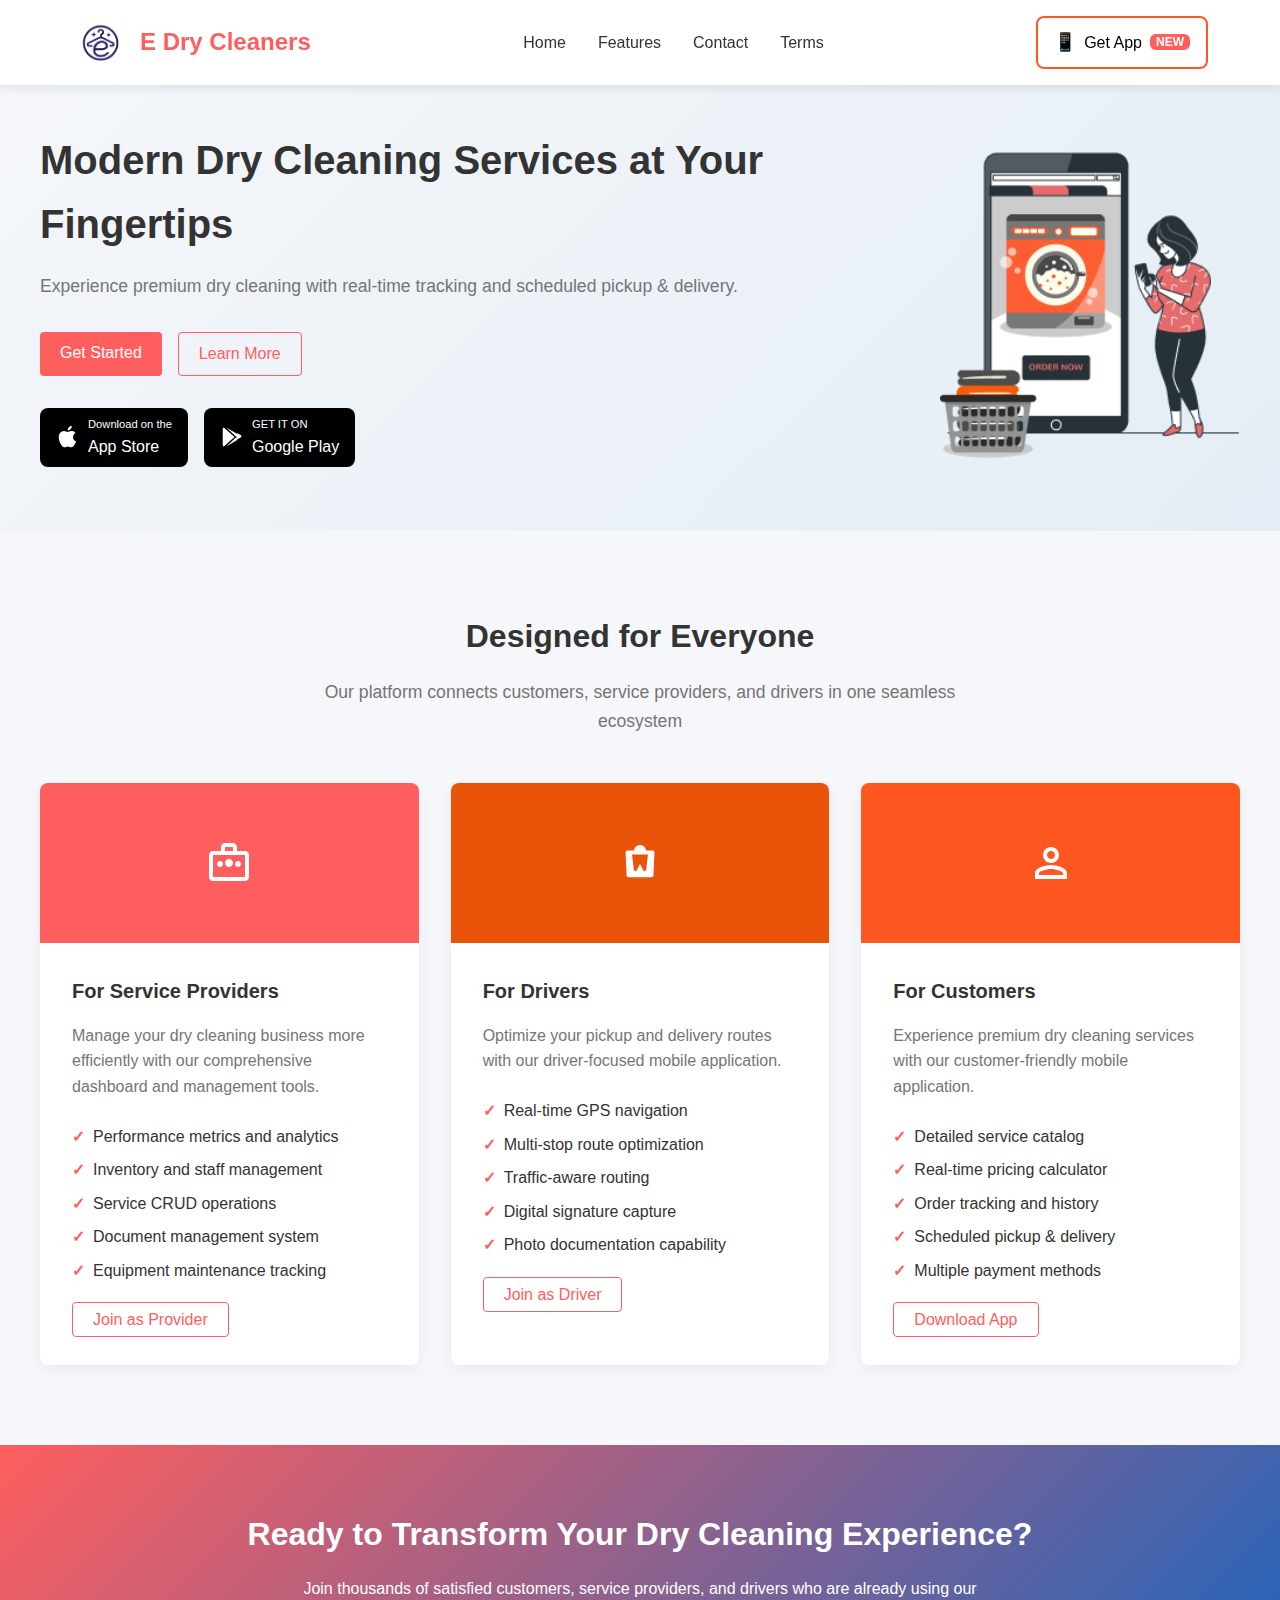
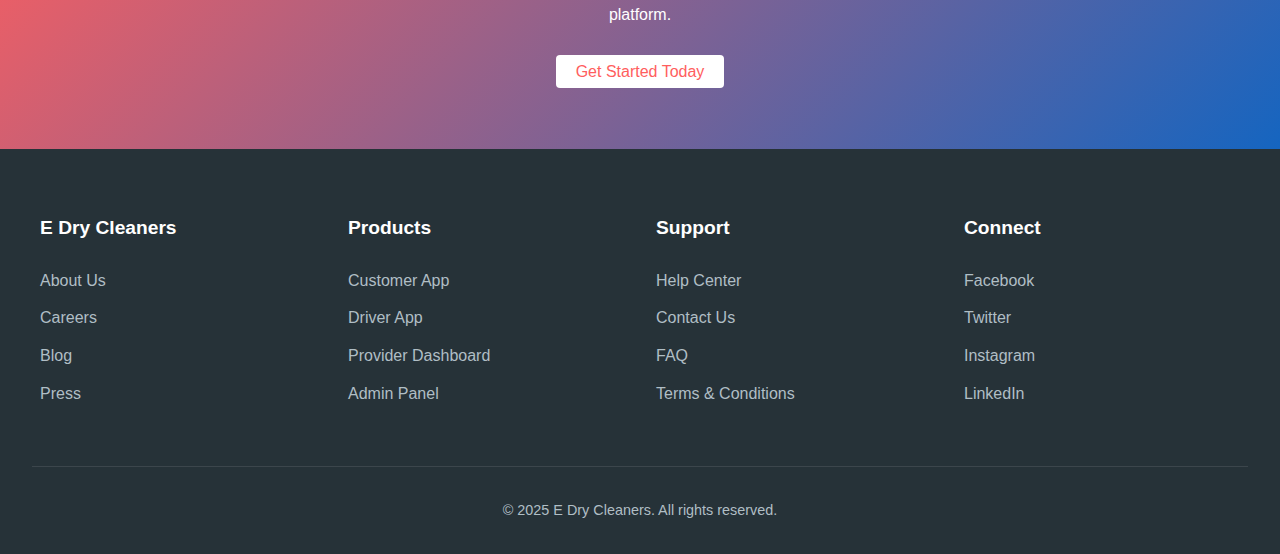
<file: index.html>
<!DOCTYPE html>
<html lang="en">

<head>
    <meta charset="UTF-8">
    <meta name="viewport" content="width=device-width, initial-scale=1.0">
    <link rel="shortcut icon" href="assets/images/logo.png" type="image/x-icon">
    <link rel="stylesheet" href="css/index.css">

    <title>E Dry Cleaners - Modern Dry Cleaning Services</title>
</head>

<body>
    <!-- Header Section -->
    <header id="navbar-container"></header>

    <!-- Hero Section -->
    <section id="home" class="hero">
        <div class="hero-container">
            <div class="hero-content">
                <h1>Modern Dry Cleaning Services at Your Fingertips</h1>
                <p>Experience premium dry cleaning with real-time
                    tracking and scheduled pickup & delivery.</p>
                <div class="nav-buttons">
                    <a href="contact.html" class="btn btn-primary">Get Started</a>
                    <a href="index.html#features" class="btn btn-outline">Learn More</a>
                </div>
                <div class="app-badges">
                    <a href="#app-store" class="app-badge">
                        <svg width="24" height="24" viewBox="0 0 24 24" fill="none" xmlns="http://www.w3.org/2000/svg">
                            <path
                                d="M17.0435 12.1808C17.0198 9.34929 19.4108 8.04309 19.5042 7.98404C18.2767 6.17709 16.3996 5.94019 15.724 5.91204C14.063 5.73409 12.4653 6.90539 11.6249 6.90539C10.7654 6.90539 9.46289 5.93959 8.0652 5.96774C6.26094 5.99589 4.58244 7.00999 3.66534 8.60699C1.77934 11.8628 3.18509 16.6842 5.00399 19.4595C5.91169 20.8232 6.96869 22.3629 8.34259 22.3066C9.6826 22.2457 10.2082 21.4225 11.8305 21.4225C13.4339 21.4225 13.9265 22.3066 15.3333 22.2716C16.782 22.2457 17.695 20.8794 18.5699 19.5063C19.6316 17.9619 20.0544 16.4433 20.0733 16.3869C20.0355 16.3728 17.0719 15.1687 17.0435 12.1808Z"
                                fill="white" />
                            <path
                                d="M14.7267 4.01514C15.4515 3.1075 15.9394 1.88154 15.8083 0.640625C14.7976 0.680225 13.5323 1.34903 12.7781 2.23723C12.1082 3.02043 11.5231 4.2839 11.6731 5.49042C12.8053 5.56812 13.9737 4.90564 14.7267 4.01514Z"
                                fill="white" />
                        </svg>
                        <div>
                            <div style="font-size: 0.7rem;">Download on the</div>
                            <div style="font-size: 1rem; font-weight: 500;">App Store</div>
                        </div>
                    </a>
                    <a href="#play-store" class="app-badge">
                        <svg width="24" height="24" viewBox="0 0 24 24" fill="none" xmlns="http://www.w3.org/2000/svg">
                            <path
                                d="M4.41587 21.6875C4.08133 21.6875 3.75719 21.5934 3.48606 21.4161C3.02079 21.1203 2.73438 20.5948 2.73438 20.0186V3.98164C2.73438 3.4055 3.02073 2.87995 3.48606 2.58414L13.5403 12.0001L3.48606 21.4161C3.21492 21.5934 2.89078 21.6875 2.55624 21.6875H4.41587Z"
                                fill="white" />
                            <path d="M3.98438 2.75781L14.5156 12.0001L3.98438 21.2423V2.75781Z" fill="white" />
                            <path d="M17.2381 15.1161L6.30469 21.4161L16.3589 12.0001L17.2381 15.1161Z" fill="white" />
                            <path
                                d="M21.4163 11.1622C21.4163 11.7384 21.1299 12.264 20.6646 12.5598C20.6646 12.5598 20.6646 12.5598 20.6645 12.5599L17.2381 14.4067L16.3589 11.2907L17.2381 8.17471L20.6645 10.0215C21.1299 10.3173 21.4163 10.8428 21.4163 11.419V11.1622Z"
                                fill="white" />
                            <path d="M6.30469 2.58398L17.2381 8.8839L16.3589 11.9999L6.30469 2.58398Z" fill="white" />
                        </svg>
                        <div>
                            <div style="font-size: 0.7rem;">GET IT ON</div>
                            <div style="font-size: 1rem; font-weight: 500;">Google Play</div>
                        </div>
                    </a>
                </div>
            </div>
            <div class="hero-image">
                <img src="assets/images/basket.png" alt="E Dry Cleaners App Interface">
            </div>
        </div>
    </section>

    <!-- Features Section -->
    <section id="features" class="section section-alt">
        <div class="section-container">
            <div class="section-header">
                <h2 class="section-title">Designed for Everyone</h2>
                <p class="section-subtitle">Our platform connects customers, service providers, and drivers in one
                    seamless ecosystem</p>
            </div>
            <div class="features">
                <div class="feature-card service-provider">
                    <div class="feature-icon">
                        <svg width="48" height="48" viewBox="0 0 24 24" fill="none" xmlns="http://www.w3.org/2000/svg">
                            <path
                                d="M20 6H16V4C16 2.89 15.11 2 14 2H10C8.89 2 8 2.89 8 4V6H4C2.89 6 2 6.89 2 8V19C2 20.11 2.89 21 4 21H20C21.11 21 22 20.11 22 19V8C22 6.89 21.11 6 20 6ZM10 4H14V6H10V4ZM20 19H4V8H20V19Z"
                                fill="white" />
                            <path
                                d="M12 10C13.1046 10 14 10.8954 14 12C14 13.1046 13.1046 14 12 14C10.8954 14 10 13.1046 10 12C10 10.8954 10.8954 10 12 10Z"
                                fill="white" />
                            <path
                                d="M7.5 14C8.32843 14 9 13.3284 9 12.5C9 11.6716 8.32843 11 7.5 11C6.67157 11 6 11.6716 6 12.5C6 13.3284 6.67157 14 7.5 14Z"
                                fill="white" />
                            <path
                                d="M16.5 14C17.3284 14 18 13.3284 18 12.5C18 11.6716 17.3284 11 16.5 11C15.6716 11 15 11.6716 15 12.5C15 13.3284 15.6716 14 16.5 14Z"
                                fill="white" />
                        </svg>
                    </div>
                    <div class="feature-content">
                        <h3 class="feature-title">For Service Providers</h3>
                        <p class="feature-desc">Manage your dry cleaning business more efficiently with our
                            comprehensive dashboard and management tools.</p>
                        <ul class="requirements-list">
                            <li>Performance metrics and analytics</li>
                            <li>Inventory and staff management</li>
                            <li>Service CRUD operations</li>
                            <li>Document management system</li>
                            <li>Equipment maintenance tracking</li>
                        </ul>
                        <a href="#service-provider" class="btn btn-outline">Join as Provider</a>
                    </div>
                </div>
                <div class="feature-card driver">
                    <div class="feature-icon">
                        <svg width="48" height="48" viewBox="0 0 24 24" fill="none" xmlns="http://www.w3.org/2000/svg">
                            <path
                                d="M18.9201 6.01C18.7201 5.81 18.4701 5.71 18.2001 5.71H5.80006C5.53006 5.71 5.28006 5.81 5.08006 6.01C4.88006 6.21 4.78006 6.47 4.80006 6.74L5.30006 18.24C5.34006 18.73 5.74006 19.11 6.23006 19.11H17.7901C18.2801 19.11 18.6801 18.73 18.7101 18.24L19.2101 6.74C19.2301 6.47 19.1301 6.21 18.9201 6.01ZM15.9901 7.71L15.0601 15.41C15.0201 15.79 14.6901 16.08 14.3101 16.08C14.0301 16.08 13.7601 15.92 13.6201 15.66L12.0001 12.46L10.3801 15.66C10.2401 15.92 9.97006 16.08 9.69006 16.08C9.31006 16.08 8.98006 15.79 8.94006 15.41L8.01006 7.71H15.9901Z"
                                fill="white" />
                            <path d="M9 6C9 4.34 10.34 3 12 3C13.66 3 15 4.34 15 6H9Z" fill="white" />
                        </svg>
                    </div>
                    <div class="feature-content">
                        <h3 class="feature-title">For Drivers</h3>
                        <p class="feature-desc">Optimize your pickup and delivery routes with our driver-focused mobile
                            application.</p>
                        <ul class="requirements-list">
                            <li>Real-time GPS navigation</li>
                            <li>Multi-stop route optimization</li>
                            <li>Traffic-aware routing</li>
                            <li>Digital signature capture</li>
                            <li>Photo documentation capability</li>
                        </ul>
                        <a href="#driver" class="btn btn-outline">Join as Driver</a>
                    </div>
                </div>
                <div class="feature-card customer">
                    <div class="feature-icon">
                        <svg width="48" height="48" viewBox="0 0 24 24" fill="none" xmlns="http://www.w3.org/2000/svg">
                            <path
                                d="M12 12C14.21 12 16 10.21 16 8C16 5.79 14.21 4 12 4C9.79 4 8 5.79 8 8C8 10.21 9.79 12 12 12ZM12 6C13.1 6 14 6.9 14 8C14 9.1 13.1 10 12 10C10.9 10 10 9.1 10 8C10 6.9 10.9 6 12 6ZM12 13C9.33 13 4 14.34 4 17V20H20V17C20 14.34 14.67 13 12 13ZM18 18H6V17.01C6.2 16.29 9.3 15 12 15C14.7 15 17.8 16.29 18 17V18Z"
                                fill="white" />
                        </svg>
                    </div>
                    <div class="feature-content">
                        <h3 class="feature-title">For Customers</h3>
                        <p class="feature-desc">Experience premium dry cleaning services with our customer-friendly
                            mobile application.</p>
                        <ul class="requirements-list">
                            <li>Detailed service catalog</li>
                            <li>Real-time pricing calculator</li>
                            <li>Order tracking and history</li>
                            <li>Scheduled pickup & delivery</li>
                            <li>Multiple payment methods</li>
                        </ul>
                        <a href="#customer" class="btn btn-outline">Download App</a>
                    </div>
                </div>
            </div>
        </div>
    </section>

    <!-- CTA Section -->
    <section class="cta-section">
        <div class="section-container">
            <h2 class="cta-title">Ready to Transform Your Dry Cleaning Experience?</h2>
            <p class="cta-subtitle">Join thousands of satisfied customers, service providers, and drivers who are
                already using our platform.</p>
            <a href="#signup" class="btn btn-white">Get Started Today</a>
        </div>
    </section>

    <!-- Footer Section -->
    <footer class="footer">
        <div class="footer-container">
            <div class="footer-column">
                <h3>E Dry Cleaners</h3>
                <ul class="footer-links">
                    <li><a href="#about">About Us</a></li>
                    <li><a href="#careers">Careers</a></li>
                    <li><a href="#blog">Blog</a></li>
                    <li><a href="#press">Press</a></li>
                </ul>
            </div>
            <div class="footer-column">
                <h3>Products</h3>
                <ul class="footer-links">
                    <li><a href="#customer-app">Customer App</a></li>
                    <li><a href="#driver-app">Driver App</a></li>
                    <li><a href="#provider-dashboard">Provider Dashboard</a></li>
                    <li><a href="#admin-panel">Admin Panel</a></li>
                </ul>
            </div>
            <div class="footer-column">
                <h3>Support</h3>
                <ul class="footer-links">
                    <li><a href="#help-center">Help Center</a></li>
                    <li><a href="#contact">Contact Us</a></li>
                    <li><a href="#faq">FAQ</a></li>
                    <li><a href="terms.html">Terms & Conditions</a></li>
                </ul>
            </div>
            <div class="footer-column">
                <h3>Connect</h3>
                <ul class="footer-links">
                    <li><a href="#facebook">Facebook</a></li>
                    <li><a href="#twitter">Twitter</a></li>
                    <li><a href="#instagram">Instagram</a></li>
                    <li><a href="#linkedin">LinkedIn</a></li>
                </ul>
            </div>
        </div>
        <div class="copyright">
            <p>&copy; 2025 E Dry Cleaners. All rights reserved.</p>
        </div>
    </footer>

    <script src="js/script.js" defer></script>
</body>

</html>
</file>
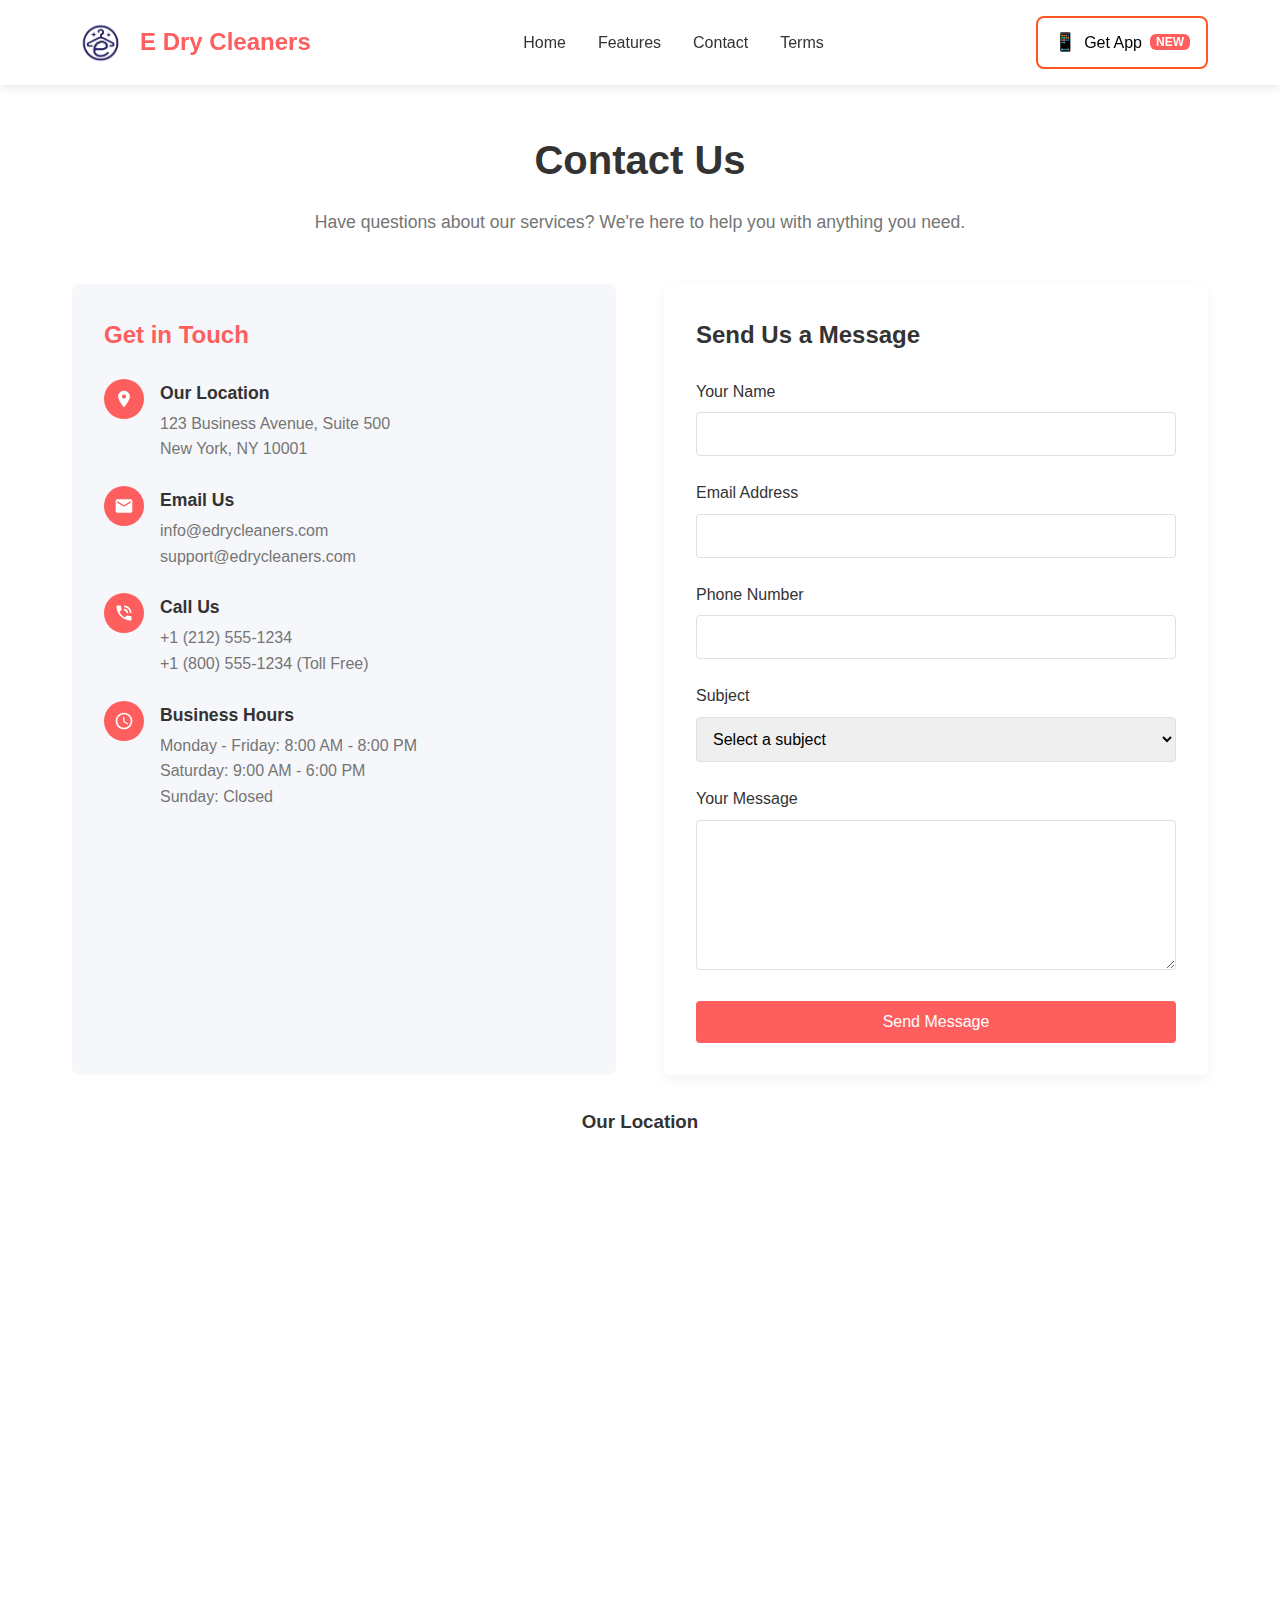
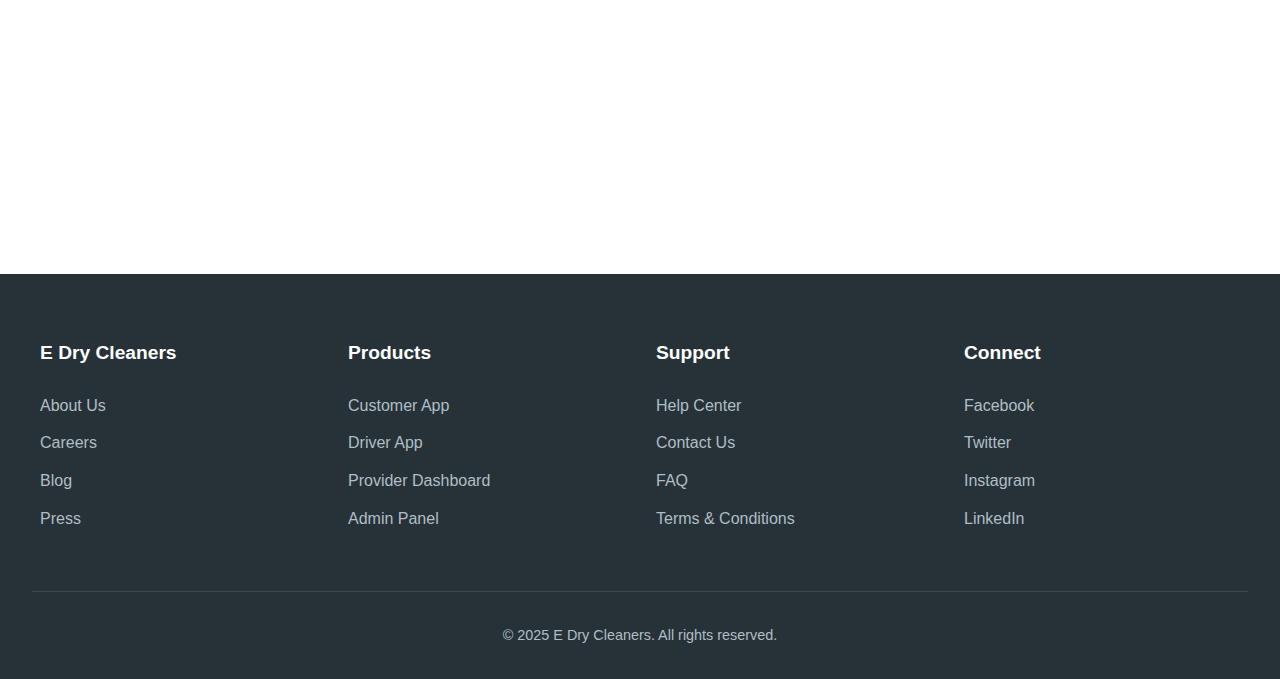
<file: contact.html>
<!DOCTYPE html>
<html lang="en">

<head>
    <meta charset="UTF-8">
    <meta name="viewport" content="width=device-width, initial-scale=1.0">
    <link rel="shortcut icon" href="assets/images/logo.png" type="image/x-icon">
    <link rel="stylesheet" href="css/contact.css">

    <title>E Dry Cleaners - Contact Us</title>
</head>

<body>
    <!-- Header Section -->
    <header id="navbar-container"></header>

    <!-- Contact Page Content -->
    <div class="page-container">
        <div class="page-header">
            <h1 class="page-title">Contact Us</h1>
            <p class="page-subtitle">Have questions about our services? We're here to help you with anything you need.
            </p>
        </div>

        <div class="contact-container">
            <div class="contact-info">
                <h3>Get in Touch</h3>

                <div class="contact-detail">
                    <div class="contact-icon">
                        <svg width="20" height="20" viewBox="0 0 24 24" fill="none" xmlns="http://www.w3.org/2000/svg">
                            <path
                                d="M12 2C8.13 2 5 5.13 5 9C5 14.25 12 22 12 22C12 22 19 14.25 19 9C19 5.13 15.87 2 12 2ZM12 11.5C10.62 11.5 9.5 10.38 9.5 9C9.5 7.62 10.62 6.5 12 6.5C13.38 6.5 14.5 7.62 14.5 9C14.5 10.38 13.38 11.5 12 11.5Z"
                                fill="white" />
                        </svg>
                    </div>
                    <div class="contact-text">
                        <h4>Our Location</h4>
                        <p>123 Business Avenue, Suite 500<br>New York, NY 10001</p>
                    </div>
                </div>

                <div class="contact-detail">
                    <div class="contact-icon">
                        <svg width="20" height="20" viewBox="0 0 24 24" fill="none" xmlns="http://www.w3.org/2000/svg">
                            <path
                                d="M20 4H4C2.9 4 2.01 4.9 2.01 6L2 18C2 19.1 2.9 20 4 20H20C21.1 20 22 19.1 22 18V6C22 4.9 21.1 4 20 4ZM20 8L12 13L4 8V6L12 11L20 6V8Z"
                                fill="white" />
                        </svg>
                    </div>
                    <div class="contact-text">
                        <h4>Email Us</h4>
                        <p><a href="mailto:info@edrycleaners.com">info@edrycleaners.com</a></p>
                        <p><a href="mailto:support@edrycleaners.com">support@edrycleaners.com</a></p>
                    </div>
                </div>

                <div class="contact-detail">
                    <div class="contact-icon">
                        <svg width="20" height="20" viewBox="0 0 24 24" fill="none" xmlns="http://www.w3.org/2000/svg">
                            <path
                                d="M20 15.5C18.8 15.5 17.5 15.3 16.4 14.9C16.1 14.8 15.7 14.9 15.5 15.1L13.2 17.4C10.4 15.9 8 13.6 6.6 10.8L8.9 8.5C9.1 8.3 9.2 7.9 9.1 7.6C8.7 6.5 8.5 5.2 8.5 4C8.5 3.5 8 3 7.5 3H4C3.5 3 3 3.5 3 4C3 13.4 10.6 21 20 21C20.5 21 21 20.5 21 20V16.5C21 16 20.5 15.5 20 15.5ZM19 12H21C21 7 17 3 12 3V5C15.9 5 19 8.1 19 12ZM15 12H17C17 9.2 14.8 7 12 7V9C13.7 9 15 10.3 15 12Z"
                                fill="white" />
                        </svg>
                    </div>
                    <div class="contact-text">
                        <h4>Call Us</h4>
                        <p><a href="tel:+12125551234">+1 (212) 555-1234</a></p>
                        <p><a href="tel:+18005551234">+1 (800) 555-1234</a> (Toll Free)</p>
                    </div>
                </div>

                <div class="contact-detail">
                    <div class="contact-icon">
                        <svg width="20" height="20" viewBox="0 0 24 24" fill="none" xmlns="http://www.w3.org/2000/svg">
                            <path
                                d="M11.99 2C6.47 2 2 6.48 2 12C2 17.52 6.47 22 11.99 22C17.52 22 22 17.52 22 12C22 6.48 17.52 2 11.99 2ZM12 20C7.58 20 4 16.42 4 12C4 7.58 7.58 4 12 4C16.42 4 20 7.58 20 12C20 16.42 16.42 20 12 20ZM12.5 7H11V13L16.25 16.15L17 14.92L12.5 12.25V7Z"
                                fill="white" />
                        </svg>
                    </div>
                    <div class="contact-text">
                        <h4>Business Hours</h4>
                        <p>Monday - Friday: 8:00 AM - 8:00 PM</p>
                        <p>Saturday: 9:00 AM - 6:00 PM</p>
                        <p>Sunday: Closed</p>
                    </div>
                </div>
            </div>

            <div class="contact-form">
                <h3>Send Us a Message</h3>
                <form id="contactForm">
                    <div class="form-group">
                        <label for="name" class="form-label">Your Name</label>
                        <input type="text" id="name" class="form-control" required>
                    </div>

                    <div class="form-group">
                        <label for="email" class="form-label">Email Address</label>
                        <input type="email" id="email" class="form-control" required>
                    </div>

                    <div class="form-group">
                        <label for="phone" class="form-label">Phone Number</label>
                        <input type="tel" id="phone" class="form-control">
                    </div>

                    <div class="form-group">
                        <label for="subject" class="form-label">Subject</label>
                        <select id="subject" class="form-control" required>
                            <option value="">Select a subject</option>
                            <option value="customer-support">Customer Support</option>
                            <option value="service-inquiry">Service Inquiry</option>
                            <option value="driver-application">Driver Application</option>
                            <option value="provider-inquiry">Service Provider Inquiry</option>
                            <option value="feedback">Feedback</option>
                            <option value="other">Other</option>
                        </select>
                    </div>

                    <div class="form-group">
                        <label for="message" class="form-label">Your Message</label>
                        <textarea id="message" class="form-control" required></textarea>
                    </div>

                    <button type="submit" class="form-submit">Send Message</button>
                </form>
            </div>
        </div>

        <div class="map-section">
            <h3 style="margin-bottom: 1rem; text-align: center;">Our Location</h3>
            <iframe
                src="https://www.google.com/maps/embed?pb=!1m18!1m12!1m3!1d3583.6925406415317!2d28.00512947541085!3d-26.07630277715561!2m3!1f0!2f0!3f0!3m2!1i1024!2i768!4f13.1!3m3!1m2!1s0x1e957463dcf03815%3A0x31ad73795c92df98!2sCayman%20Bay!5e0!3m2!1sen!2sza!4v1741052192083!5m2!1sen!2sza"
                allowfullscreen="" loading="lazy"
                referrerpolicy="no-referrer-when-downgrade"></iframe>
        </div>
    </div>

    <!-- Footer Section -->
    <footer class="footer">
        <div class="footer-container">
            <div class="footer-column">
                <h3>E Dry Cleaners</h3>
                <ul class="footer-links">
                    <li><a href="about.html">About Us</a></li>
                    <li><a href="#careers">Careers</a></li>
                    <li><a href="#blog">Blog</a></li>
                    <li><a href="#press">Press</a></li>
                </ul>
            </div>
            <div class="footer-column">
                <h3>Products</h3>
                <ul class="footer-links">
                    <li><a href="#customer-app">Customer App</a></li>
                    <li><a href="#driver-app">Driver App</a></li>
                    <li><a href="#provider-dashboard">Provider Dashboard</a></li>
                    <li><a href="#admin-panel">Admin Panel</a></li>
                </ul>
            </div>
            <div class="footer-column">
                <h3>Support</h3>
                <ul class="footer-links">
                    <li><a href="#help-center">Help Center</a></li>
                    <li><a href="contact.html">Contact Us</a></li>
                    <li><a href="#faq">FAQ</a></li>
                    <li><a href="terms.html">Terms & Conditions</a></li>
                </ul>
            </div>
            <div class="footer-column">
                <h3>Connect</h3>
                <ul class="footer-links">
                    <li><a href="#facebook">Facebook</a></li>
                    <li><a href="#twitter">Twitter</a></li>
                    <li><a href="#instagram">Instagram</a></li>
                    <li><a href="#linkedin">LinkedIn</a></li>
                </ul>
            </div>
        </div>
        <div class="copyright">
            <p>&copy; 2025 E Dry Cleaners. All rights reserved.</p>
        </div>
    </footer>

    <script src="js/script.js" defer></script>
</body>

</html>
</file>
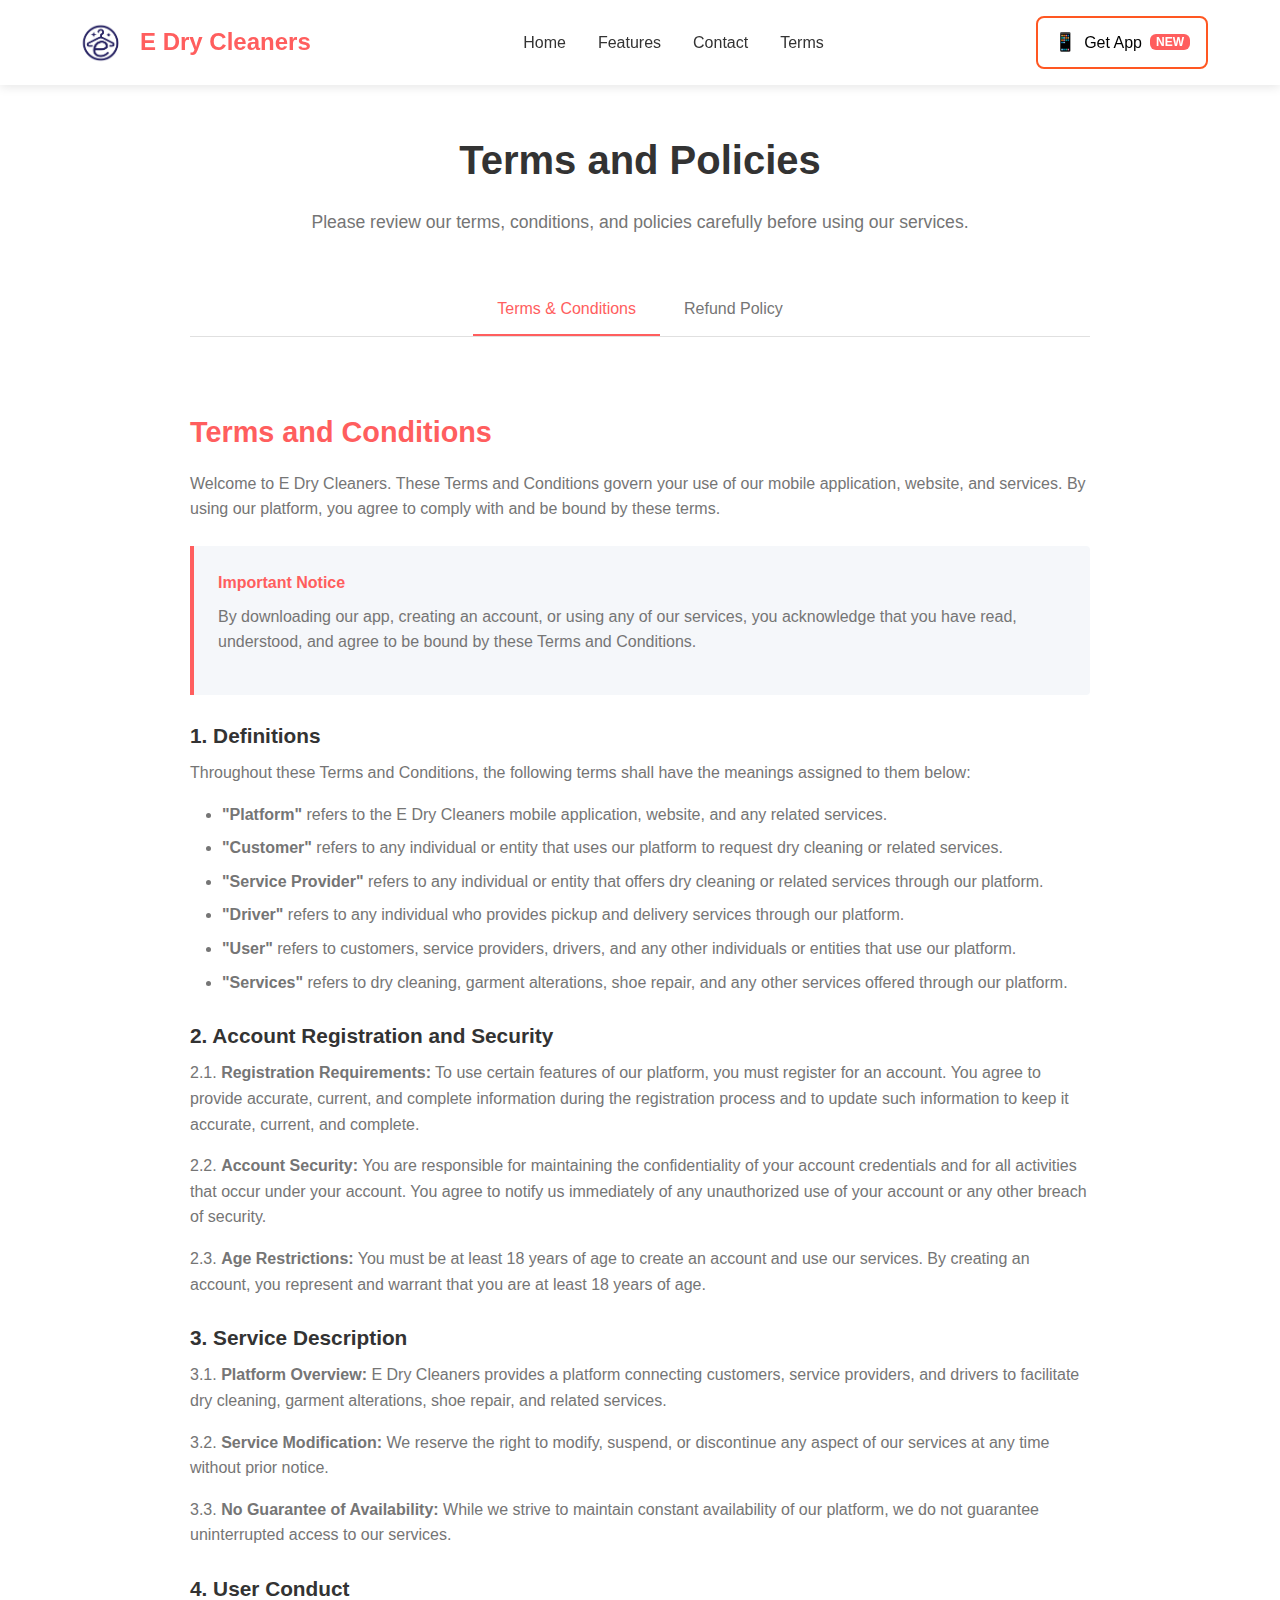
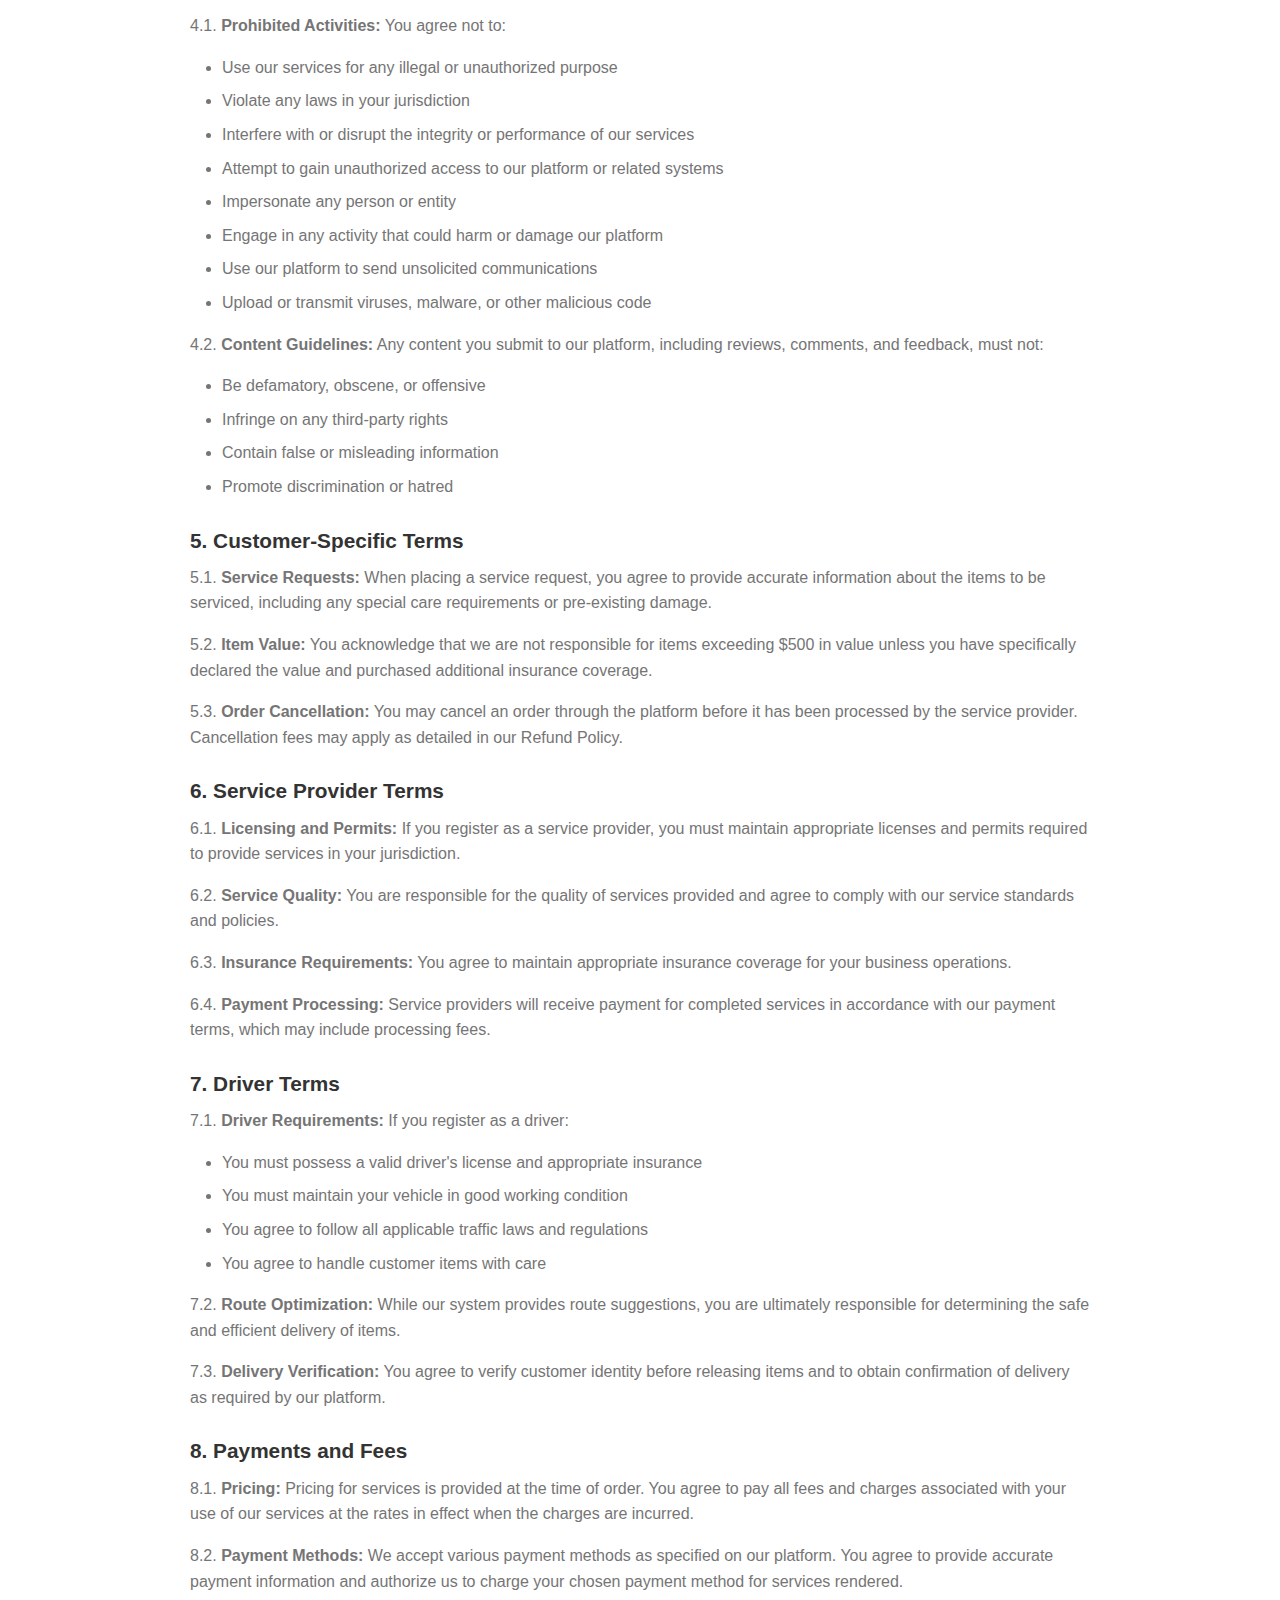
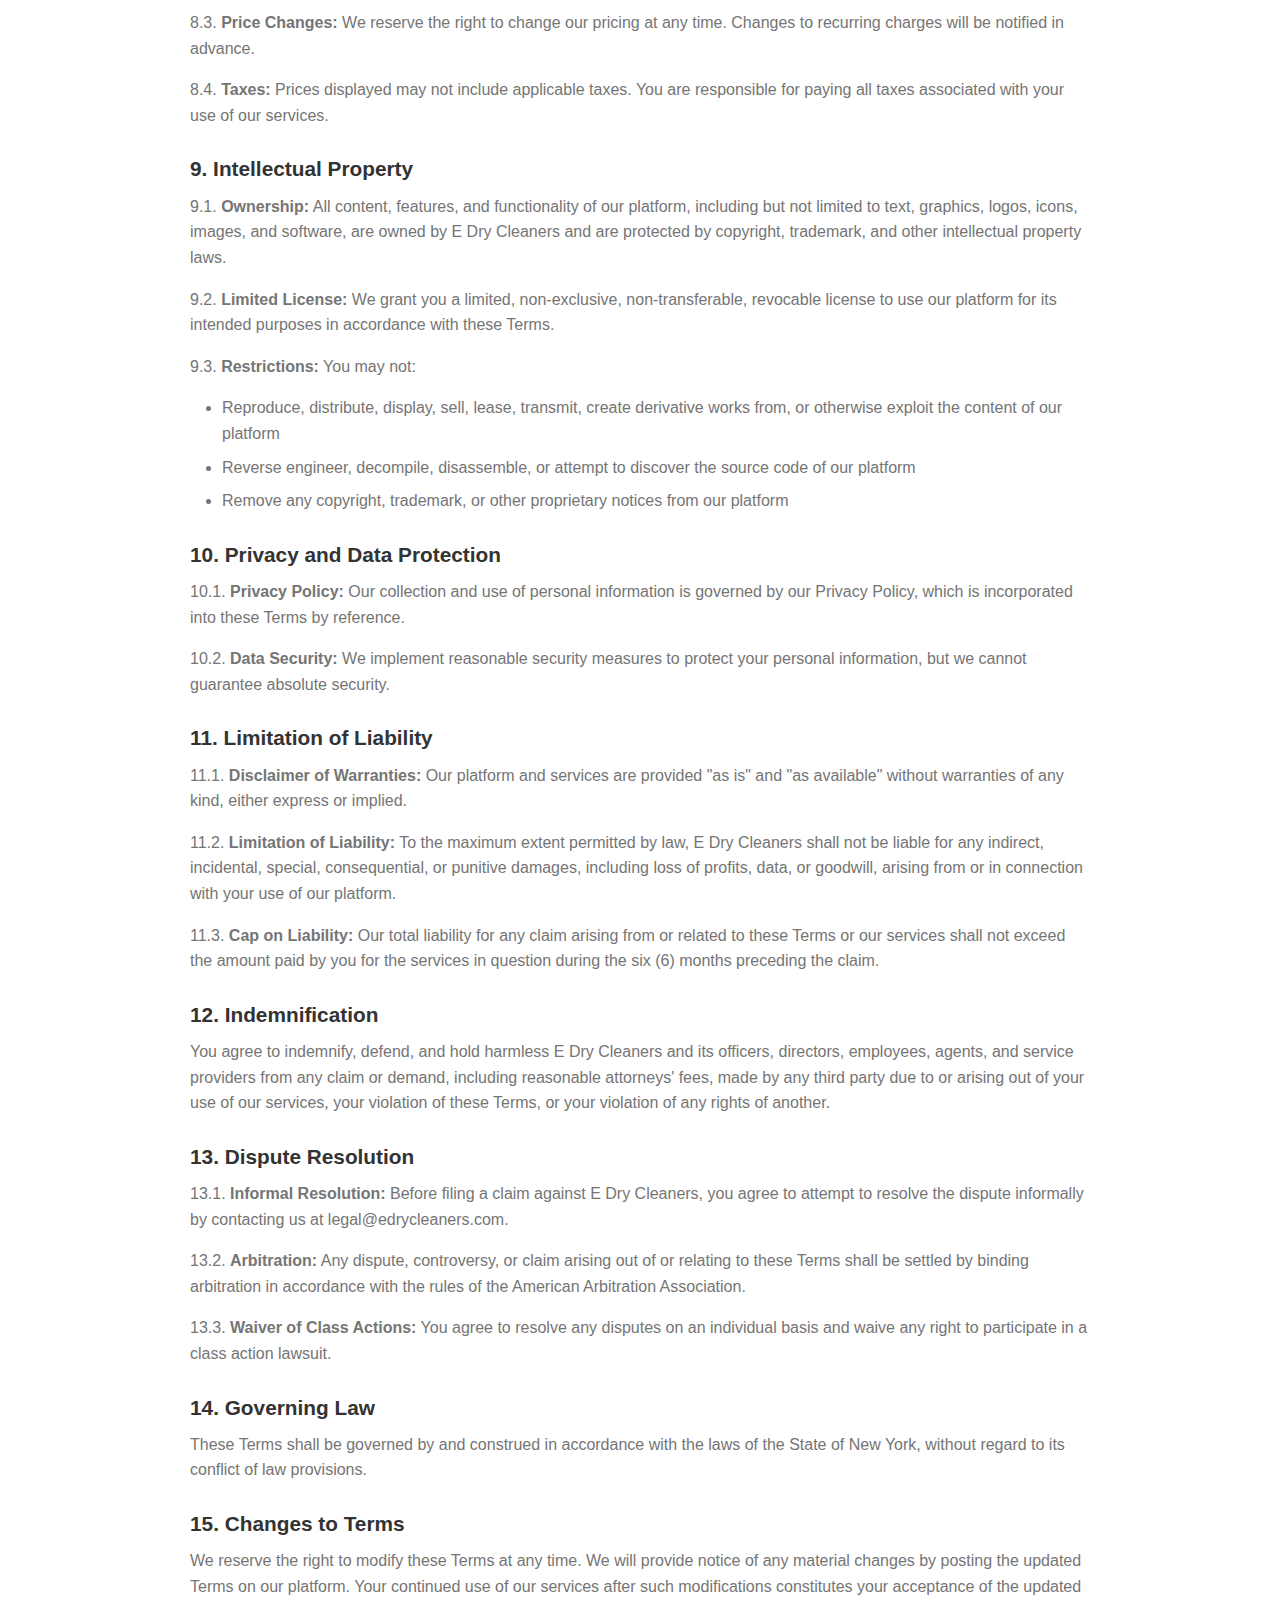
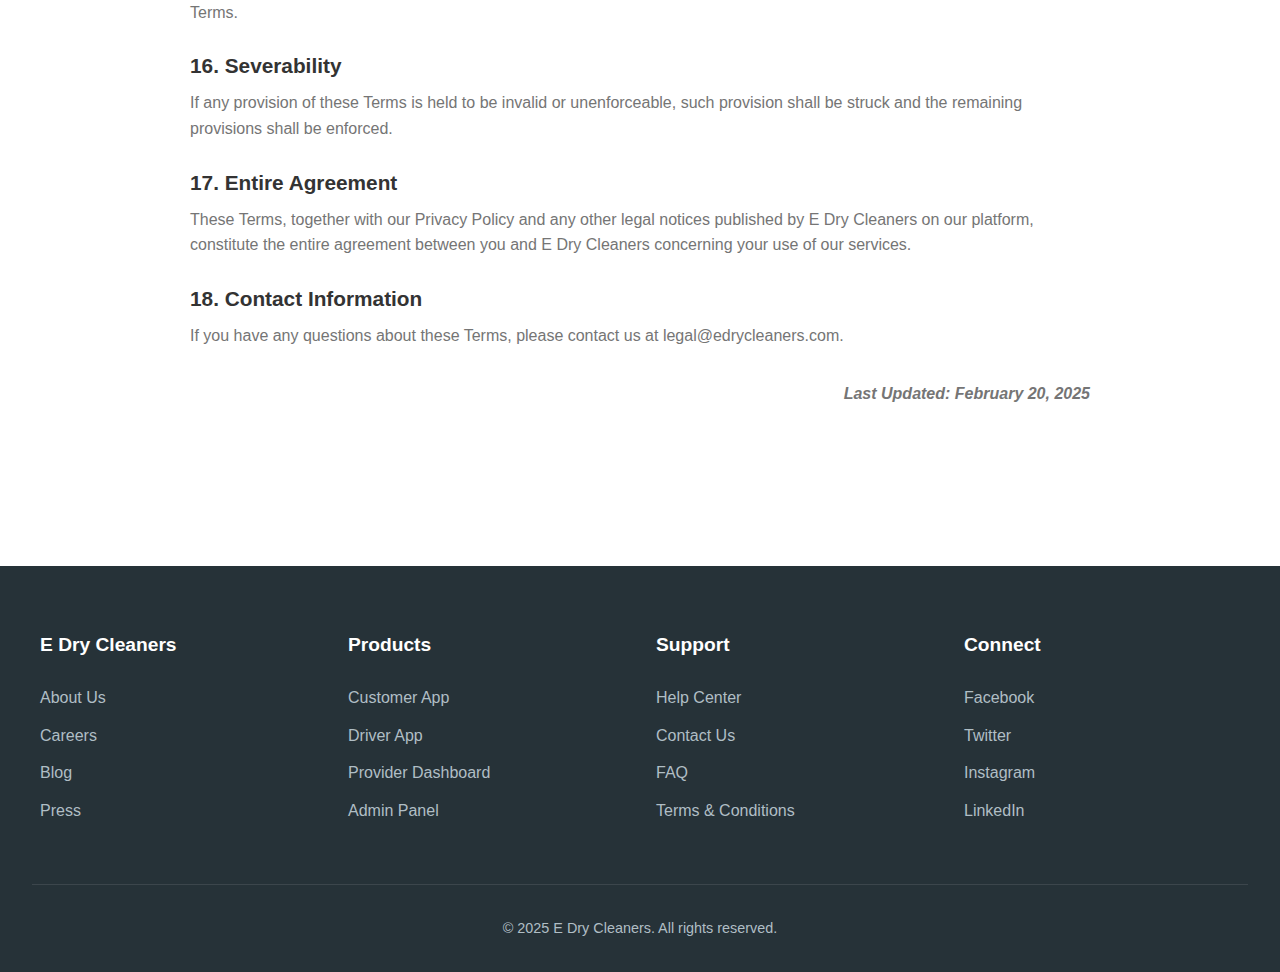
<file: terms.html>
<!DOCTYPE html>
<html lang="en">

<head>
    <meta charset="UTF-8">
    <meta name="viewport" content="width=device-width, initial-scale=1.0">
    <link rel="shortcut icon" href="assets/images/logo.png" type="image/x-icon">
    <link rel="stylesheet" href="css/terms.css">

    <title>Terms and Conditions - E Dry Cleaners</title>
</head>

<body>
    <!-- Header Section -->
    <header id="navbar-container"></header>

    <!-- Terms Page Content -->
    <div class="page-container">
        <div class="page-header">
            <h1 class="page-title">Terms and Policies</h1>
            <p class="page-subtitle">Please review our terms, conditions, and policies carefully before using our
                services.</p>
        </div>

        <div class="terms-container">
            <div class="terms-tabs">
                <div class="terms-tab active" onclick="changeTab('terms-conditions')">Terms & Conditions</div>
                <div class="terms-tab" onclick="changeTab('refund-policy')">Refund Policy</div>
            </div>

            <div id="terms-conditions" class="terms-content active">
                <h2>Terms and Conditions</h2>
                <p>Welcome to E Dry Cleaners. These Terms and Conditions govern your use of our mobile application,
                    website, and services. By using our platform, you agree to comply with and be bound by these terms.
                </p>

                <div class="highlight-box">
                    <h4>Important Notice</h4>
                    <p>By downloading our app, creating an account, or using any of our services, you acknowledge that
                        you have read, understood, and agree to be bound by these Terms and Conditions.</p>
                </div>

                <h3>1. Definitions</h3>
                <p>Throughout these Terms and Conditions, the following terms shall have the meanings assigned to them
                    below:</p>
                <ul>
                    <li><strong>"Platform"</strong> refers to the E Dry Cleaners mobile application, website, and any
                        related services.</li>
                    <li><strong>"Customer"</strong> refers to any individual or entity that uses our platform to request
                        dry cleaning or related services.</li>
                    <li><strong>"Service Provider"</strong> refers to any individual or entity that offers dry cleaning
                        or related services through our platform.</li>
                    <li><strong>"Driver"</strong> refers to any individual who provides pickup and delivery services
                        through our platform.</li>
                    <li><strong>"User"</strong> refers to customers, service providers, drivers, and any other
                        individuals or entities that use our platform.</li>
                    <li><strong>"Services"</strong> refers to dry cleaning, garment alterations, shoe repair, and any
                        other services offered through our platform.</li>
                </ul>

                <h3>2. Account Registration and Security</h3>
                <p>2.1. <strong>Registration Requirements:</strong> To use certain features of our platform, you must
                    register for an account. You agree to provide accurate, current, and complete information during the
                    registration process and to update such information to keep it accurate, current, and complete.</p>
                <p>2.2. <strong>Account Security:</strong> You are responsible for maintaining the confidentiality of
                    your account credentials and for all activities that occur under your account. You agree to notify
                    us immediately of any unauthorized use of your account or any other breach of security.</p>
                <p>2.3. <strong>Age Restrictions:</strong> You must be at least 18 years of age to create an account and
                    use our services. By creating an account, you represent and warrant that you are at least 18 years
                    of age.</p>

                <h3>3. Service Description</h3>
                <p>3.1. <strong>Platform Overview:</strong> E Dry Cleaners provides a platform connecting customers,
                    service providers, and drivers to facilitate dry cleaning, garment alterations, shoe repair, and
                    related services.</p>
                <p>3.2. <strong>Service Modification:</strong> We reserve the right to modify, suspend, or discontinue
                    any aspect of our services at any time without prior notice.</p>
                <p>3.3. <strong>No Guarantee of Availability:</strong> While we strive to maintain constant availability
                    of our platform, we do not guarantee uninterrupted access to our services.</p>

                <h3>4. User Conduct</h3>
                <p>4.1. <strong>Prohibited Activities:</strong> You agree not to:</p>
                <ul>
                    <li>Use our services for any illegal or unauthorized purpose</li>
                    <li>Violate any laws in your jurisdiction</li>
                    <li>Interfere with or disrupt the integrity or performance of our services</li>
                    <li>Attempt to gain unauthorized access to our platform or related systems</li>
                    <li>Impersonate any person or entity</li>
                    <li>Engage in any activity that could harm or damage our platform</li>
                    <li>Use our platform to send unsolicited communications</li>
                    <li>Upload or transmit viruses, malware, or other malicious code</li>
                </ul>
                <p>4.2. <strong>Content Guidelines:</strong> Any content you submit to our platform, including reviews,
                    comments, and feedback, must not:</p>
                <ul>
                    <li>Be defamatory, obscene, or offensive</li>
                    <li>Infringe on any third-party rights</li>
                    <li>Contain false or misleading information</li>
                    <li>Promote discrimination or hatred</li>
                </ul>

                <h3>5. Customer-Specific Terms</h3>
                <p>5.1. <strong>Service Requests:</strong> When placing a service request, you agree to provide accurate
                    information about the items to be serviced, including any special care requirements or pre-existing
                    damage.</p>
                <p>5.2. <strong>Item Value:</strong> You acknowledge that we are not responsible for items exceeding
                    $500 in value unless you have specifically declared the value and purchased additional insurance
                    coverage.</p>
                <p>5.3. <strong>Order Cancellation:</strong> You may cancel an order through the platform before it has
                    been processed by the service provider. Cancellation fees may apply as detailed in our Refund
                    Policy.</p>

                <h3>6. Service Provider Terms</h3>
                <p>6.1. <strong>Licensing and Permits:</strong> If you register as a service provider, you must maintain
                    appropriate licenses and permits required to provide services in your jurisdiction.</p>
                <p>6.2. <strong>Service Quality:</strong> You are responsible for the quality of services provided and
                    agree to comply with our service standards and policies.</p>
                <p>6.3. <strong>Insurance Requirements:</strong> You agree to maintain appropriate insurance coverage
                    for your business operations.</p>
                <p>6.4. <strong>Payment Processing:</strong> Service providers will receive payment for completed
                    services in accordance with our payment terms, which may include processing fees.</p>

                <h3>7. Driver Terms</h3>
                <p>7.1. <strong>Driver Requirements:</strong> If you register as a driver:</p>
                <ul>
                    <li>You must possess a valid driver's license and appropriate insurance</li>
                    <li>You must maintain your vehicle in good working condition</li>
                    <li>You agree to follow all applicable traffic laws and regulations</li>
                    <li>You agree to handle customer items with care</li>
                </ul>
                <p>7.2. <strong>Route Optimization:</strong> While our system provides route suggestions, you are
                    ultimately responsible for determining the safe and efficient delivery of items.</p>
                <p>7.3. <strong>Delivery Verification:</strong> You agree to verify customer identity before releasing
                    items and to obtain confirmation of delivery as required by our platform.</p>

                <h3>8. Payments and Fees</h3>
                <p>8.1. <strong>Pricing:</strong> Pricing for services is provided at the time of order. You agree to
                    pay all fees and charges associated with your use of our services at the rates in effect when the
                    charges are incurred.</p>
                <p>8.2. <strong>Payment Methods:</strong> We accept various payment methods as specified on our
                    platform. You agree to provide accurate payment information and authorize us to charge your chosen
                    payment method for services rendered.</p>
                <p>8.3. <strong>Price Changes:</strong> We reserve the right to change our pricing at any time. Changes
                    to recurring charges will be notified in advance.</p>
                <p>8.4. <strong>Taxes:</strong> Prices displayed may not include applicable taxes. You are responsible
                    for paying all taxes associated with your use of our services.</p>

                <h3>9. Intellectual Property</h3>
                <p>9.1. <strong>Ownership:</strong> All content, features, and functionality of our platform, including
                    but not limited to text, graphics, logos, icons, images, and software, are owned by E Dry Cleaners
                    and are protected by copyright, trademark, and other intellectual property laws.</p>
                <p>9.2. <strong>Limited License:</strong> We grant you a limited, non-exclusive, non-transferable,
                    revocable license to use our platform for its intended purposes in accordance with these Terms.</p>
                <p>9.3. <strong>Restrictions:</strong> You may not:</p>
                <ul>
                    <li>Reproduce, distribute, display, sell, lease, transmit, create derivative works from, or
                        otherwise exploit the content of our platform</li>
                    <li>Reverse engineer, decompile, disassemble, or attempt to discover the source code of our platform
                    </li>
                    <li>Remove any copyright, trademark, or other proprietary notices from our platform</li>
                </ul>

                <h3>10. Privacy and Data Protection</h3>
                <p>10.1. <strong>Privacy Policy:</strong> Our collection and use of personal information is governed by
                    our Privacy Policy, which is incorporated into these Terms by reference.</p>
                <p>10.2. <strong>Data Security:</strong> We implement reasonable security measures to protect your
                    personal information, but we cannot guarantee absolute security.</p>

                <h3>11. Limitation of Liability</h3>
                <p>11.1. <strong>Disclaimer of Warranties:</strong> Our platform and services are provided "as is" and
                    "as available" without warranties of any kind, either express or implied.</p>
                <p>11.2. <strong>Limitation of Liability:</strong> To the maximum extent permitted by law, E Dry
                    Cleaners shall not be liable for any indirect, incidental, special, consequential, or punitive
                    damages, including loss of profits, data, or goodwill, arising from or in connection with your use
                    of our platform.</p>
                <p>11.3. <strong>Cap on Liability:</strong> Our total liability for any claim arising from or related to
                    these Terms or our services shall not exceed the amount paid by you for the services in question
                    during the six (6) months preceding the claim.</p>

                <h3>12. Indemnification</h3>
                <p>You agree to indemnify, defend, and hold harmless E Dry Cleaners and its officers, directors,
                    employees, agents, and service providers from any claim or demand, including reasonable attorneys'
                    fees, made by any third party due to or arising out of your use of our services, your violation of
                    these Terms, or your violation of any rights of another.</p>

                <h3>13. Dispute Resolution</h3>
                <p>13.1. <strong>Informal Resolution:</strong> Before filing a claim against E Dry Cleaners, you agree
                    to attempt to resolve the dispute informally by contacting us at legal@edrycleaners.com.</p>
                <p>13.2. <strong>Arbitration:</strong> Any dispute, controversy, or claim arising out of or relating to
                    these Terms shall be settled by binding arbitration in accordance with the rules of the American
                    Arbitration Association.</p>
                <p>13.3. <strong>Waiver of Class Actions:</strong> You agree to resolve any disputes on an individual
                    basis and waive any right to participate in a class action lawsuit.</p>

                <h3>14. Governing Law</h3>
                <p>These Terms shall be governed by and construed in accordance with the laws of the State of New York,
                    without regard to its conflict of law provisions.</p>

                <h3>15. Changes to Terms</h3>
                <p>We reserve the right to modify these Terms at any time. We will provide notice of any material
                    changes by posting the updated Terms on our platform. Your continued use of our services after such
                    modifications constitutes your acceptance of the updated Terms.</p>

                <h3>16. Severability</h3>
                <p>If any provision of these Terms is held to be invalid or unenforceable, such provision shall be
                    struck and the remaining provisions shall be enforced.</p>

                <h3>17. Entire Agreement</h3>
                <p>These Terms, together with our Privacy Policy and any other legal notices published by E Dry Cleaners
                    on our platform, constitute the entire agreement between you and E Dry Cleaners concerning your use
                    of our services.</p>

                <h3>18. Contact Information</h3>
                <p>If you have any questions about these Terms, please contact us at legal@edrycleaners.com.</p>

                <div class="last-updated">
                    <p><strong>Last Updated: February 20, 2025</strong></p>
                </div>
            </div>

            <div id="refund-policy" class="terms-content">
                <h2>Refund Policy</h2>
                <p>At E Dry Cleaners, customer satisfaction is our priority. This refund policy outlines the terms and
                    conditions for refunds and service guarantees.</p>

                <div class="highlight-box">
                    <h4>48-Hour Quality Guarantee</h4>
                    <p>If you are not satisfied with our services, please notify us within 48 hours of receiving your
                        items to be eligible for our quality guarantee program.</p>
                </div>

                <h3>1. Service Guarantee</h3>
                <p>We stand behind the quality of our services. If you are not satisfied with the quality of our dry
                    cleaning, alterations, or other services, please notify us within 48 hours of receiving your items.
                    We will address your concerns promptly and work to resolve any issues.</p>

                <h3>2. Eligible Refund Scenarios</h3>
                <p>Refunds may be issued in the following circumstances:</p>
                <ul>
                    <li><strong>Service Quality Issues:</strong> If our services do not meet professional standards or
                        your reasonable expectations</li>
                    <li><strong>Damaged Items:</strong> If your items are damaged during the cleaning, alteration, or
                        delivery process</li>
                    <li><strong>Late Delivery:</strong> If your order is delivered significantly later than the promised
                        delivery date or time window</li>
                    <li><strong>Incomplete Orders:</strong> If items are missing from your order upon delivery</li>
                    <li><strong>Billing Errors:</strong> If you were charged incorrectly for services</li>
                    <li><strong>Cancelled Orders:</strong> If you cancel an order before processing has begun</li>
                </ul>

                <h3>3. Refund Process</h3>
                <ol>
                    <li><strong>Notification:</strong> Contact customer service via the app, website, or phone within 48
                        hours of receiving your order</li>
                    <li><strong>Evaluation:</strong> Provide details and, if requested, evidence of the issue (photos,
                        etc.)</li>
                    <li><strong>Resolution:</strong> Our team will review your case and may offer:
                        <ul>
                            <li>Re-cleaning or service correction at no additional charge</li>
                            <li>Partial refund based on service issues</li>
                            <li>Full refund for severe issues or inability to correct</li>
                            <li>Store credit or discount on future services</li>
                        </ul>
                    </li>
                    <li><strong>Refund Processing:</strong> If a refund is approved, it will be processed to your
                        original payment method within 3-5 business days</li>
                </ol>

                <h3>4. Refund Limitations</h3>
                <p>Please be aware of the following limitations to our refund policy:</p>
                <ul>
                    <li><strong>Time Limit:</strong> Refund requests must be submitted within 48 hours of receiving your
                        items</li>
                    <li><strong>Pre-existing Conditions:</strong> We cannot issue refunds for damage that existed prior
                        to our services</li>
                    <li><strong>Undeclared Stains:</strong> Stains not disclosed at the time of order may not be
                        eligible for refunds</li>
                    <li><strong>Natural Wear and Tear:</strong> Normal wear and tear during the cleaning process is not
                        eligible for refunds</li>
                    <li><strong>Special Items:</strong> Items marked as "clean at owner's risk" may have limited refund
                        eligibility</li>
                </ul>

                <h3>5. Special Considerations</h3>
                <p><strong>Delicate or Vintage Items:</strong> For delicate fabrics, vintage items, or garments with a
                    value exceeding $500, we recommend our premium care service, which includes special handling and
                    additional insurance.</p>
                <p><strong>Alterations:</strong> Alterations are custom services. Once alterations have been completed,
                    refunds are limited to cases where the alteration does not match the specifications provided.</p>
                <p><strong>Missing Buttons or Accessories:</strong> Please note any missing buttons or accessories when
                    dropping off items. We cannot be responsible for accessories not specified at drop-off.</p>

                <h3>6. Cancellation and Rescheduling</h3>
                <div class="table-container">
                    <table>
                        <thead>
                            <tr>
                                <th>Cancellation Timing</th>
                                <th>Refund Amount</th>
                                <th>Notes</th>
                            </tr>
                        </thead>
                        <tbody>
                            <tr>
                                <td>Before pickup/drop-off</td>
                                <td>100% refund</td>
                                <td>No cancellation fee</td>
                            </tr>
                            <tr>
                                <td>After pickup, before processing</td>
                                <td>90% refund</td>
                                <td>10% fee for driver service</td>
                            </tr>
                            <tr>
                                <td>During processing</td>
                                <td>50% refund</td>
                                <td>Partial processing fee applies</td>
                            </tr>
                            <tr>
                                <td>After processing completion</td>
                                <td>No refund</td>
                                <td>Full service has been performed</td>
                            </tr>
                        </tbody>
                    </table>
                </div>
                <p><strong>Rescheduling:</strong> You may reschedule pickups or deliveries at no charge if done at least
                    2 hours before the scheduled time. Last-minute rescheduling may incur a convenience fee.</p>

                <h3>7. Payment Method-Specific Policies</h3>
                <p><strong>Credit/Debit Cards:</strong> Refunds to credit or debit cards will be processed within 3-5
                    business days, though it may take your financial institution longer to reflect the refund in your
                    account.</p>
                <p><strong>In-App Credits:</strong> Refunds to in-app credits are typically processed within 24 hours
                    and may include a bonus amount as a courtesy.</p>
                <p><strong>Promotional Credits:</strong> Services paid for using promotional credits are generally not
                    eligible for cash refunds but may be refunded as in-app credits.</p>

                <h3>8. Bulk Order Refunds</h3>
                <p>For bulk orders (10+ items), partial refunds may be issued for specific items while the remainder of
                    the order is unaffected. The refund amount will be calculated based on the individual item prices
                    rather than the bulk discount rate.</p>

                <h3>9. Service Provider-Specific Policies</h3>
                <p>Each service provider on our platform may have additional policies regarding specific types of
                    garments or services. These provider-specific policies will be disclosed at the time of order
                    placement and will supplement this general refund policy.</p>

                <h3>10. Dispute Resolution</h3>
                <p>If you are not satisfied with the resolution offered, you may contact our dedicated customer
                    resolution team at resolution@edrycleaners.com or through the "Dispute Resolution" section in our
                    app.</p>

                <h3>11. Changes to Refund Policy</h3>
                <p>We reserve the right to modify this refund policy at any time. Changes will be effective when posted
                    on our platform. Your continued use of our services after such changes constitutes your acceptance
                    of the updated policy.</p>

                <h3>12. Contact Information</h3>
                <p>For refund inquiries or to report service issues, please contact our customer service team:</p>
                <ul>
                    <li>Email: refunds@edrycleaners.com</li>
                    <li>Phone: 1-800-555-CLEAN (2532)</li>
                    <li>In-App: Use the "Request Refund" feature in your order history</li>
                </ul>
            </div>
        </div>
    </div>

    <!-- Footer Section -->
    <footer class="footer">
        <div class="footer-container">
            <div class="footer-column">
                <h3>E Dry Cleaners</h3>
                <ul class="footer-links">
                    <li><a href="about.html">About Us</a></li>
                    <li><a href="#careers">Careers</a></li>
                    <li><a href="#blog">Blog</a></li>
                    <li><a href="#press">Press</a></li>
                </ul>
            </div>
            <div class="footer-column">
                <h3>Products</h3>
                <ul class="footer-links">
                    <li><a href="#customer-app">Customer App</a></li>
                    <li><a href="#driver-app">Driver App</a></li>
                    <li><a href="#provider-dashboard">Provider Dashboard</a></li>
                    <li><a href="#admin-panel">Admin Panel</a></li>
                </ul>
            </div>
            <div class="footer-column">
                <h3>Support</h3>
                <ul class="footer-links">
                    <li><a href="#help-center">Help Center</a></li>
                    <li><a href="contact.html">Contact Us</a></li>
                    <li><a href="#faq">FAQ</a></li>
                    <li><a href="terms.html">Terms & Conditions</a></li>
                </ul>
            </div>
            <div class="footer-column">
                <h3>Connect</h3>
                <ul class="footer-links">
                    <li><a href="#facebook">Facebook</a></li>
                    <li><a href="#twitter">Twitter</a></li>
                    <li><a href="#instagram">Instagram</a></li>
                    <li><a href="#linkedin">LinkedIn</a></li>
                </ul>
            </div>
        </div>
        <div class="copyright">
            <p>&copy; 2025 E Dry Cleaners. All rights reserved.</p>
        </div>
    </footer>

    <script src="js/script.js" defer></script>
</body>

</html>
</file>
<file: css/index.css>
@import url("common.css");

.hero {
  background: linear-gradient(135deg, #f5f7fa 0%, #e4edf5 100%);
  padding: 8rem 2rem 4rem;
  text-align: center;
}

.hero-container {
  display: flex;
  justify-content: space-between;
  align-items: center;
  max-width: 1200px;
  margin: 0 auto;
}

.hero-content {
  text-align: left;
}

.hero h1 {
  font-size: 2.5rem;
  margin-bottom: 1rem;
  color: var(--text);
}

.hero p {
  font-size: 1.1rem;
  margin-bottom: 2rem;
  color: var(--text-light);
}

.app-badges {
  display: flex;
  gap: 1rem;
  margin-top: 2rem;
}

.app-badge {
  display: flex;
  align-items: center;
  gap: 0.5rem;
  background-color: #000;
  color: white;
  padding: 0.5rem 1rem;
  border-radius: 8px;
  text-decoration: none;
  transition: all 0.3s;
}

.app-badge:hover {
  transform: translateY(-2px);
  box-shadow: 0 4px 8px rgba(0, 0, 0, 0.1);
}

.hero-image {
  text-align: center;
}

.hero-image img {
  width: 300px;
  max-height: 400px;
}

.section {
  padding: 5rem 2rem;
}

.section-alt {
  background-color: var(--background-alt);
}

.section-container {
  max-width: 1200px;
  margin: 0 auto;
}

.section-header {
  text-align: center;
  margin-bottom: 3rem;
}

.section-title {
  font-size: 2rem;
  color: var(--text);
  margin-bottom: 1rem;
}

.section-subtitle {
  font-size: 1.1rem;
  color: var(--text-light);
  max-width: 700px;
  margin: 0 auto;
}

.features {
  display: grid;
  grid-template-columns: repeat(auto-fit, minmax(300px, 1fr));
  gap: 2rem;
}

.feature-card {
  background-color: white;
  border-radius: 8px;
  overflow: hidden;
  box-shadow: 0 5px 15px rgba(0, 0, 0, 0.05);
  transition: all 0.3s;
}

.feature-card:hover {
  transform: translateY(-5px);
  box-shadow: 0 8px 25px rgba(0, 0, 0, 0.1);
}

.feature-icon {
  width: 100%;
  height: 160px;
  background-color: var(--primary);
  display: flex;
  align-items: center;
  justify-content: center;
  color: white;
  font-size: 3rem;
}

.service-provider .feature-icon {
  background-color: var(--primary);
}

.driver .feature-icon {
  background-color: var(--secondary);
}

.customer .feature-icon {
  background-color: var(--accent);
}

.feature-content {
  padding: 2rem;
}

.feature-title {
  font-size: 1.25rem;
  margin-bottom: 1rem;
  color: var(--text);
}

.feature-desc {
  color: var(--text-light);
  margin-bottom: 1.5rem;
}

.requirements-list {
  list-style: none;
  margin-bottom: 1.5rem;
}

.requirements-list li {
  margin-bottom: 0.5rem;
  display: flex;
  align-items: flex-start;
  gap: 0.5rem;
}

.requirements-list li::before {
  content: "✓";
  color: var(--primary);
  font-weight: bold;
}

.cta-section {
  background: linear-gradient(135deg, var(--primary) 0%, var(--primary-gradient) 100%);
  color: white;
  text-align: center;
  padding: 4rem 2rem;
}

.cta-title {
  font-size: 2rem;
  margin-bottom: 1rem;
}

.cta-subtitle {
  margin-bottom: 2rem;
  max-width: 700px;
  margin-left: auto;
  margin-right: auto;
}

.btn-white {
  background-color: white;
  color: var(--primary);
  border: none;
}

.btn-white:hover {
  background-color: #f0f0f0;
}

.footer {
  background-color: #263238;
  color: white;
  padding: 4rem 2rem 2rem;
}

.footer-container {
  max-width: 1200px;
  margin: 0 auto;
  display: grid;
  grid-template-columns: repeat(auto-fit, minmax(200px, 1fr));
  gap: 2rem;
}

.footer-column h3 {
  font-size: 1.2rem;
  margin-bottom: 1.5rem;
  color: white;
}

.footer-links {
  list-style: none;
}

.footer-links li {
  margin-bottom: 0.75rem;
}

.footer-links a {
  color: #b0bec5;
  text-decoration: none;
  transition: color 0.3s;
}

.footer-links a:hover {
  color: white;
}

.copyright {
  text-align: center;
  margin-top: 3rem;
  padding-top: 2rem;
  border-top: 1px solid rgba(255, 255, 255, 0.1);
  color: #b0bec5;
  font-size: 0.9rem;
}

/* Terms page */
.terms-container {
  max-width: 900px;
  margin: 0 auto;
  padding: 8rem 2rem 4rem;
}

.terms-header {
  margin-bottom: 3rem;
}

.terms-title {
  font-size: 2rem;
  margin-bottom: 1rem;
}

.tabs {
  display: flex;
  border-bottom: 1px solid var(--border);
  margin-bottom: 2rem;
}

.tab {
  padding: 0.75rem 1.5rem;
  cursor: pointer;
  font-weight: 500;
  color: var(--text-light);
  border-bottom: 2px solid transparent;
}

.tab.active {
  color: var(--primary);
  border-bottom: 2px solid var(--primary);
}

.tab-content {
  display: none;
}

.tab-content.active {
  display: block;
}

.tab-content h2 {
  font-size: 1.5rem;
  margin: 2rem 0 1rem;
}

.tab-content p {
  margin-bottom: 1rem;
  color: var(--text-light);
}

.tab-content ul {
  margin-bottom: 1rem;
  padding-left: 2rem;
}

.tab-content ul li {
  margin-bottom: 0.5rem;
  color: var(--text-light);
}

@media (max-width: 768px) {

  .hero-content {
    text-align: center;
    order: 2;
  }

  .hero-image {
    order: 1;
    margin-bottom: 2rem;
  }

  .app-badges {
    justify-content: center;
  }
}
</file>
<file: css/contact.css>
@import url("common.css");

* {
  margin: 0;
  padding: 0;
  box-sizing: border-box;
  font-family: 'Segoe UI', Tahoma, Geneva, Verdana, sans-serif;
}

body {
  color: var(--text);
  line-height: 1.6;
}

header {
  background-color: var(--background);
  box-shadow: 0 2px 10px rgba(0, 0, 0, 0.1);
  position: fixed;
  width: 100%;
  z-index: 100;
}

.navbar {
  display: flex;
  justify-content: space-between;
  align-items: center;
  padding: 1rem 2rem;
  max-width: 1200px;
  margin: 0 auto;
}

.logo {
  font-size: 1.5rem;
  font-weight: 700;
  color: var(--primary);
  display: flex;
  align-items: center;
  gap: 0.5rem;
  text-decoration: none;
}

.logo-icon {
  width: 32px;
  height: 32px;
  background-color: var(--primary);
  color: white;
  border-radius: 6px;
  display: flex;
  align-items: center;
  justify-content: center;
}

.nav-links {
  display: flex;
  gap: 2rem;
}

.nav-links a {
  text-decoration: none;
  color: var(--text);
  font-weight: 500;
  transition: color 0.3s;
}

.nav-links a:hover {
  color: var(--primary);
}

.nav-buttons {
  display: flex;
  gap: 1rem;
}

.btn {
  padding: 0.5rem 1.25rem;
  border-radius: 4px;
  font-weight: 500;
  cursor: pointer;
  transition: all 0.3s;
  text-decoration: none;
}

.btn-outline {
  border: 1px solid var(--primary);
  color: var(--primary);
  background: transparent;
}

.btn-outline:hover {
  background-color: var(--primary);
  color: white;
}

.btn-primary {
  background-color: var(--primary);
  color: white;
  border: none;
}

.btn-primary:hover {
  background-color: var(--primary-dark);
}

.page-container {
  max-width: 1200px;
  margin: 0 auto;
  padding: 8rem 2rem 4rem;
}

.page-header {
  margin-bottom: 3rem;
  text-align: center;
}

.page-title {
  font-size: 2.5rem;
  margin-bottom: 1rem;
  color: var(--text);
}

.page-subtitle {
  font-size: 1.1rem;
  color: var(--text-light);
  max-width: 700px;
  margin: 0 auto;
}

/* Contact Page Styles */
.contact-container {
  display: grid;
  grid-template-columns: repeat(auto-fit, minmax(300px, 1fr));
  gap: 3rem;
  margin-top: 3rem;
}

.contact-info {
  background-color: var(--background-alt);
  padding: 2rem;
  border-radius: 8px;
}

.contact-info h3 {
  font-size: 1.5rem;
  margin-bottom: 1.5rem;
  color: var(--primary);
}

.contact-detail {
  display: flex;
  align-items: flex-start;
  gap: 1rem;
  margin-bottom: 1.5rem;
}

.contact-icon {
  width: 40px;
  height: 40px;
  background-color: var(--primary);
  color: white;
  border-radius: 50%;
  display: flex;
  align-items: center;
  justify-content: center;
  flex-shrink: 0;
}

.contact-text h4 {
  font-size: 1.1rem;
  margin-bottom: 0.25rem;
}

.contact-text p,
.contact-text a {
  color: var(--text-light);
  text-decoration: none;
  transition: color 0.3s;
}

.contact-text a:hover {
  color: var(--primary);
}

.contact-form {
  background-color: white;
  padding: 2rem;
  border-radius: 8px;
  box-shadow: 0 5px 15px rgba(0, 0, 0, 0.05);
}

.contact-form h3 {
  font-size: 1.5rem;
  margin-bottom: 1.5rem;
}

.form-group {
  margin-bottom: 1.5rem;
}

.form-label {
  display: block;
  margin-bottom: 0.5rem;
  font-weight: 500;
}

.form-control {
  width: 100%;
  padding: 0.75rem;
  border: 1px solid var(--border);
  border-radius: 4px;
  font-size: 1rem;
  transition: border-color 0.3s;
}

.form-control:focus {
  outline: none;
  border-color: var(--primary);
}

textarea.form-control {
  min-height: 150px;
  resize: vertical;
}

.form-submit {
  width: 100%;
  padding: 0.75rem;
  background-color: var(--primary);
  color: white;
  border: none;
  border-radius: 4px;
  font-size: 1rem;
  font-weight: 500;
  cursor: pointer;
  transition: background-color 0.3s;
}

.form-submit:hover {
  background-color: var(--primary-dark);
}

/* Map Section */
.map-section {
  position: relative;
  width: 100%;  /* Full width */
  padding-bottom: 56.25%; /* 16:9 aspect ratio (height = 56.25% of width) */
  height: 0;
  margin-top: 2rem;
}

.map-section iframe {
  position: absolute;
  left: 0;
  width: 100%;
  height: 100%;
  border: 0;
}

.map-container {
  height: 400px;
  border-radius: 8px;
  overflow: hidden;
  background-color: var(--background-alt);
}

/* Terms Page Styles */
.terms-tabs {
  display: flex;
  border-bottom: 1px solid var(--border);
  margin-bottom: 2rem;
}

.terms-tab {
  padding: 0.75rem 1.5rem;
  cursor: pointer;
  font-weight: 500;
  color: var(--text-light);
  border-bottom: 2px solid transparent;
}

.terms-tab.active {
  color: var(--primary);
  border-bottom: 2px solid var(--primary);
}

.terms-content {
  display: none;
}

.terms-content.active {
  display: block;
}

.terms-content h2 {
  font-size: 1.5rem;
  margin: 2rem 0 1rem;
  color: var(--primary);
}

.terms-content h3 {
  font-size: 1.25rem;
  margin: 1.5rem 0 1rem;
}

.terms-content p {
  margin-bottom: 1rem;
  color: var(--text-light);
}

.terms-content ul,
.terms-content ol {
  margin-bottom: 1rem;
  padding-left: 2rem;
}

.terms-content ul li,
.terms-content ol li {
  margin-bottom: 0.5rem;
  color: var(--text-light);
}

.footer {
  background-color: #263238;
  color: white;
  padding: 4rem 2rem 2rem;
  margin-top: 4rem;
}

.footer-container {
  max-width: 1200px;
  margin: 0 auto;
  display: grid;
  grid-template-columns: repeat(auto-fit, minmax(200px, 1fr));
  gap: 2rem;
}

.footer-column h3 {
  font-size: 1.2rem;
  margin-bottom: 1.5rem;
  color: white;
}

.footer-links {
  list-style: none;
}

.footer-links li {
  margin-bottom: 0.75rem;
}

.footer-links a {
  color: #b0bec5;
  text-decoration: none;
  transition: color 0.3s;
}

.footer-links a:hover {
  color: white;
}

.copyright {
  text-align: center;
  margin-top: 3rem;
  padding-top: 2rem;
  border-top: 1px solid rgba(255, 255, 255, 0.1);
  color: #b0bec5;
  font-size: 0.9rem;
}

/* Responsive Styles */
@media (max-width: 768px) {
  .navbar {
    flex-direction: column;
    padding: 1rem;
  }

  .logo {
    margin-bottom: 1rem;
  }

  .nav-links {
    display: none;
  }

  .terms-tabs {
    flex-direction: column;
    border-bottom: none;
  }

  .terms-tab {
    border-bottom: 1px solid var(--border);
  }
}
</file>
<file: css/terms.css>
@import url("common.css");

* {
  margin: 0;
  padding: 0;
  box-sizing: border-box;
  font-family: 'Segoe UI', Tahoma, Geneva, Verdana, sans-serif;
}

body {
  color: var(--text);
  line-height: 1.6;
}

header {
  background-color: var(--background);
  box-shadow: 0 2px 10px rgba(0, 0, 0, 0.1);
  position: fixed;
  width: 100%;
  z-index: 100;
}

.navbar {
  display: flex;
  justify-content: space-between;
  align-items: center;
  padding: 1rem 2rem;
  max-width: 1200px;
  margin: 0 auto;
}

.logo {
  font-size: 1.5rem;
  font-weight: 700;
  color: var(--primary);
  display: flex;
  align-items: center;
  gap: 0.5rem;
  text-decoration: none;
}

.logo-icon {
  width: 32px;
  height: 32px;
  background-color: var(--primary);
  color: white;
  border-radius: 6px;
  display: flex;
  align-items: center;
  justify-content: center;
}

.nav-links {
  display: flex;
  gap: 2rem;
}

.nav-links a {
  text-decoration: none;
  color: var(--text);
  font-weight: 500;
  transition: color 0.3s;
}

.nav-links a:hover {
  color: var(--primary);
}

.nav-buttons {
  display: flex;
  gap: 1rem;
}

.btn {
  padding: 0.5rem 1.25rem;
  border-radius: 4px;
  font-weight: 500;
  cursor: pointer;
  transition: all 0.3s;
  text-decoration: none;
}

.btn-outline {
  border: 1px solid var(--primary);
  color: var(--primary);
  background: transparent;
}

.btn-outline:hover {
  background-color: var(--primary);
  color: white;
}

.btn-primary {
  background-color: var(--primary);
  color: white;
  border: none;
}

.btn-primary:hover {
  background-color: var(--primary-dark);
}

.page-container {
  max-width: 1200px;
  margin: 0 auto;
  padding: 8rem 2rem 4rem;
}

.page-header {
  margin-bottom: 3rem;
  text-align: center;
}

.page-title {
  font-size: 2.5rem;
  margin-bottom: 1rem;
  color: var(--text);
}

.page-subtitle {
  font-size: 1.1rem;
  color: var(--text-light);
  max-width: 700px;
  margin: 0 auto;
}

/* Terms Page Styles */
.terms-container {
  max-width: 900px;
  margin: 0 auto;
}

.terms-tabs {
  display: flex;
  justify-content: center;
  border-bottom: 1px solid var(--border);
  margin-bottom: 2rem;
}

.terms-tab {
  padding: 0.75rem 1.5rem;
  cursor: pointer;
  font-weight: 500;
  color: var(--text-light);
  border-bottom: 2px solid transparent;
  transition: all 0.3s ease;
}

.terms-tab.active {
  color: var(--primary);
  border-bottom: 2px solid var(--primary);
}

.terms-tab:hover {
  color: var(--primary);
}

.terms-content {
  display: none;
  padding: 1rem 0;
}

.terms-content.active {
  display: block;
  animation: fadeIn 0.5s ease;
}

@keyframes fadeIn {
  from {
    opacity: 0;
  }

  to {
    opacity: 1;
  }
}

.terms-content h2 {
  font-size: 1.8rem;
  margin: 1.5rem 0 1rem;
  color: var(--primary);
}

.terms-content h3 {
  font-size: 1.3rem;
  margin: 1.5rem 0 0.5rem;
  color: var(--text);
}

.terms-content p {
  margin-bottom: 1rem;
  color: var(--text-light);
}

.terms-content ul,
.terms-content ol {
  margin-bottom: 1rem;
  padding-left: 2rem;
}

.terms-content ul li,
.terms-content ol li {
  margin-bottom: 0.5rem;
  color: var(--text-light);
}

.section-divider {
  height: 1px;
  background-color: var(--border);
  margin: 2rem 0;
}

.last-updated {
  font-style: italic;
  color: var(--text-light);
  margin-top: 2rem;
  text-align: right;
}

.highlight-box {
  background-color: var(--background-alt);
  border-left: 4px solid var(--primary);
  padding: 1.5rem;
  margin: 1.5rem 0;
  border-radius: 0 4px 4px 0;
}

.highlight-box h4 {
  color: var(--primary);
  margin-bottom: 0.5rem;
}

.table-container {
  margin: 1.5rem 0;
  overflow-x: auto;
}

table {
  width: 100%;
  border-collapse: collapse;
}

table th,
table td {
  padding: 0.75rem;
  border: 1px solid var(--border);
}

table th {
  background-color: var(--background-alt);
  font-weight: 500;
  text-align: left;
}

table tr:nth-child(even) {
  background-color: rgba(0, 0, 0, 0.02);
}

.footer {
  background-color: #263238;
  color: white;
  padding: 4rem 2rem 2rem;
  margin-top: 4rem;
}

.footer-container {
  max-width: 1200px;
  margin: 0 auto;
  display: grid;
  grid-template-columns: repeat(auto-fit, minmax(200px, 1fr));
  gap: 2rem;
}

.footer-column h3 {
  font-size: 1.2rem;
  margin-bottom: 1.5rem;
  color: white;
}

.footer-links {
  list-style: none;
}

.footer-links li {
  margin-bottom: 0.75rem;
}

.footer-links a {
  color: #b0bec5;
  text-decoration: none;
  transition: color 0.3s;
}

.footer-links a:hover {
  color: white;
}

.copyright {
  text-align: center;
  margin-top: 3rem;
  padding-top: 2rem;
  border-top: 1px solid rgba(255, 255, 255, 0.1);
  color: #b0bec5;
  font-size: 0.9rem;
}

/* Responsive Styles */
@media (max-width: 768px) {
  .navbar {
    flex-direction: column;
    padding: 1rem;
  }

  .logo {
    margin-bottom: 1rem;
  }

  .nav-links {
    display: none;
  }

  .terms-tabs {
    flex-direction: column;
    border-bottom: none;
  }

  .terms-tab {
    border-bottom: 1px solid var(--border);
  }

  .terms-tab.active {
    border-bottom: 1px solid var(--primary);
    border-left: 4px solid var(--primary);
    padding-left: 1.25rem;
  }
}
</file>
